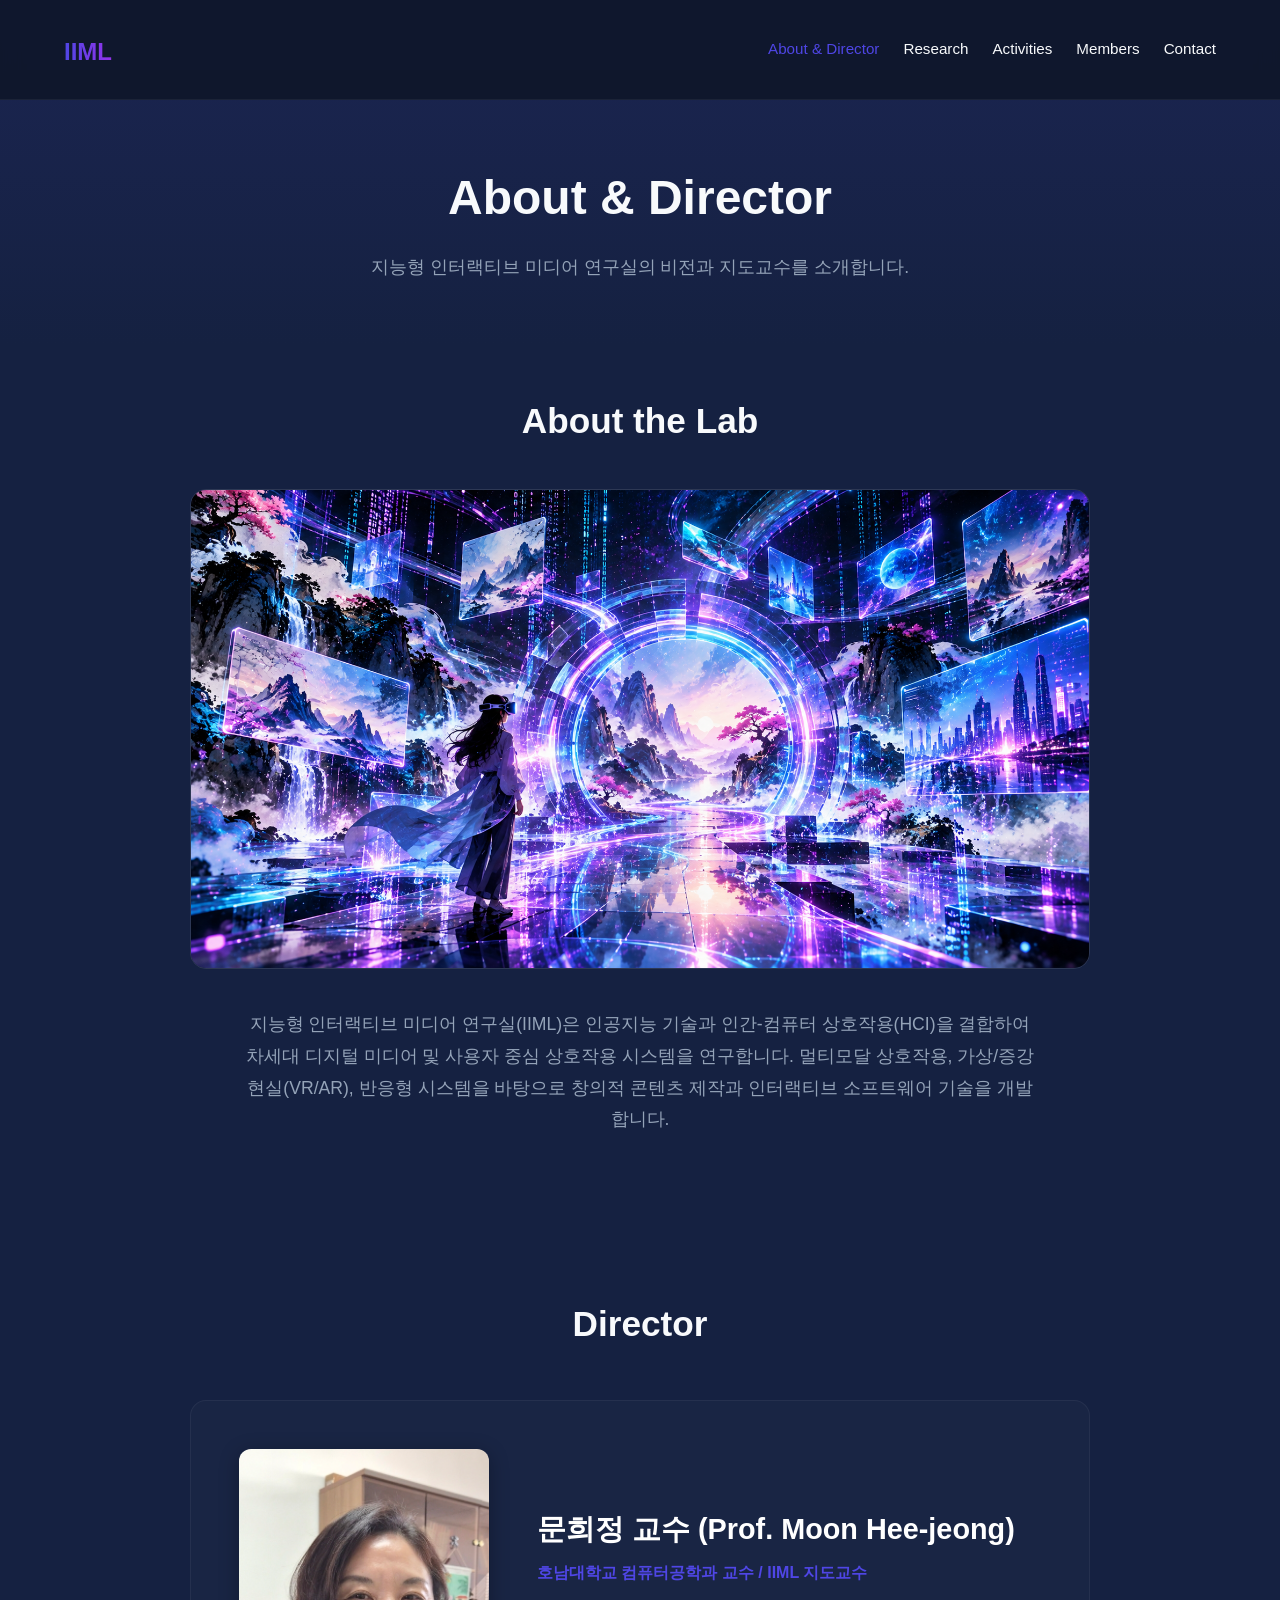
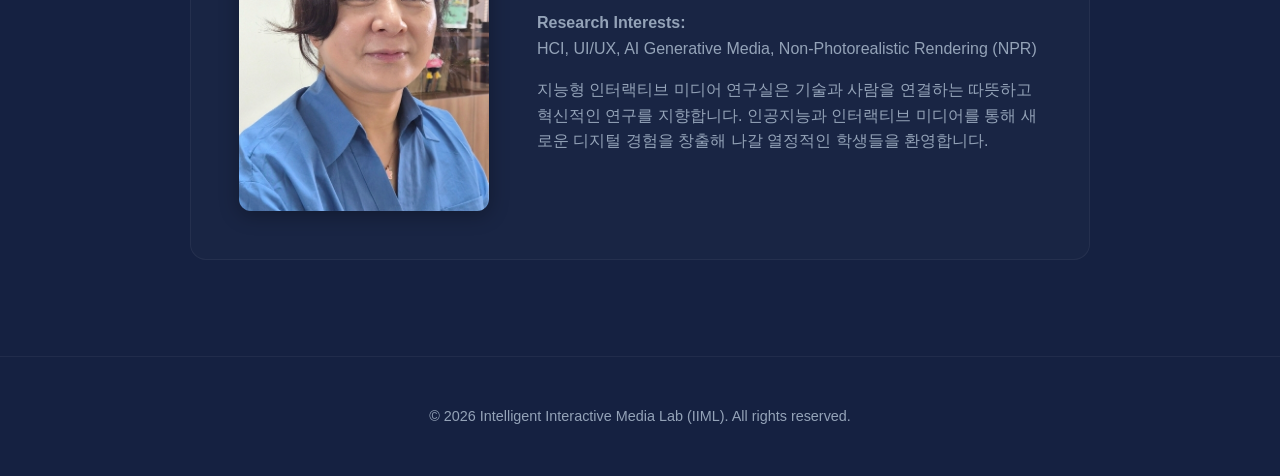
<file: about.html>
<!DOCTYPE html>
<html lang="ko">
<head>
    <meta charset="UTF-8">
    <meta name="viewport" content="width=device-width, initial-scale=1.0">
    <title>About & Director - IIML</title>
    <link rel="stylesheet" href="style.css">
</head>
<body>

    <header>
        <h1><a href="index.html">IIML</a></h1>
<nav>
    <a href="about.html" class="active">About & Director</a>
    <a href="research.html">Research</a>
    <a href="activities.html">Activities</a>
    <a href="members.html">Members</a>
    <a href="contact.html">Contact</a>
</nav>
    </header>

    <div class="subpage-header">
        <h2>About & Director</h2>
        <p>지능형 인터랙티브 미디어 연구실의 비전과 지도교수를 소개합니다.</p>
    </div>

    <!-- About Section -->
<!-- About Section -->
    <section style="padding: 3rem 10% 5rem 10%; display: flex; flex-direction: column; align-items: center;">
        <h2 class="section-title" style="margin-bottom: 2.5rem; width: 100%; text-align: center;">About the Lab</h2>
        
        <!-- 이미지를 정중앙에 배치하고 적절한 크기로 조절하는 감싸기 박스 -->
        <div style="width: 100%; max-width: 900px; display: flex; justify-content: center; margin-bottom: 2.5rem;">
            <!-- [기존 이미지 경로에 맞게 src 수정 필요] -->
            <img src="about_main.png" alt="IIML Fusion Art" style="width: 100%; height: auto; max-height: 480px; object-fit: cover; border-radius: 16px; border: 1px solid rgba(255, 255, 255, 0.1); display: block;">
        </div>

        <div style="text-align: center; max-width: 800px; margin: 0 auto; color: var(--text-gray); font-size: 1.1rem; line-height: 1.8;">
            <p>지능형 인터랙티브 미디어 연구실(IIML)은 인공지능 기술과 인간-컴퓨터 상호작용(HCI)을 결합하여 차세대 디지털 미디어 및 사용자 중심 상호작용 시스템을 연구합니다. 멀티모달 상호작용, 가상/증강현실(VR/AR), 반응형 시스템을 바탕으로 창의적 콘텐츠 제작과 인터랙티브 소프트웨어 기술을 개발합니다.</p>
        </div>
    </section>

    <!-- Director Section -->
    <!-- Director Section -->
    <section style="padding-bottom: 2rem;">
        <h2 class="section-title">Director</h2>
        
        <!-- ▼ 여기서부터 배경 박스(카드)가 시작됩니다 -->
        <div style="display: flex; gap: 3rem; max-width: 900px; margin: 0 auto; align-items: center; flex-wrap: wrap; background: rgba(255, 255, 255, 0.02); padding: 3rem; border-radius: 16px; border: 1px solid rgba(255, 255, 255, 0.05);">
            
            <!-- 1. 교수님 사진 영역 -->
            <div style="flex-shrink: 0; width: 250px; display: flex; justify-content: center;">
                <!-- 아래 src="이미지파일명" 에 교수님 사진 파일명을 적어주세요 -->
                <img src="prof.jpg" alt="문희정 교수" style="width: 100%; max-width: 250px; height: auto; border-radius: 12px; object-fit: cover; box-shadow: 0 4px 20px rgba(0,0,0,0.3);">
            </div>
            
            <!-- 2. 텍스트 영역 (이 영역이 반드시 위쪽 div 박스 안에 있어야 합니다) -->
            <div style="flex: 1; min-width: 300px;">
                <h3 style="font-size: 1.8rem; margin-bottom: 0.5rem; color: #fff;">문희정 교수 (Prof. Moon Hee-jeong)</h3>
                <p style="color: var(--primary-color); margin-bottom: 1.5rem; font-weight: bold;">호남대학교 컴퓨터공학과 교수 / IIML 지도교수</p>
                
                <p style="color: var(--text-gray); margin-bottom: 1rem;">
                    <strong>Research Interests:</strong><br>
                    HCI, UI/UX, AI Generative Media, Non-Photorealistic Rendering (NPR)
                </p>
                <p style="color: var(--text-gray); line-height: 1.6;">
                    지능형 인터랙티브 미디어 연구실은 기술과 사람을 연결하는 따뜻하고 혁신적인 연구를 지향합니다. 인공지능과 인터랙티브 미디어를 통해 새로운 디지털 경험을 창출해 나갈 열정적인 학생들을 환영합니다.
                </p>
            </div>
            
        </div> 
        <!-- ▲ 여기까지가 배경 박스(카드)의 끝입니다 -->

    </section>

    <footer>
        <p>&copy; 2026 Intelligent Interactive Media Lab (IIML). All rights reserved.</p>
    </footer>
</body>
</html>
</file>
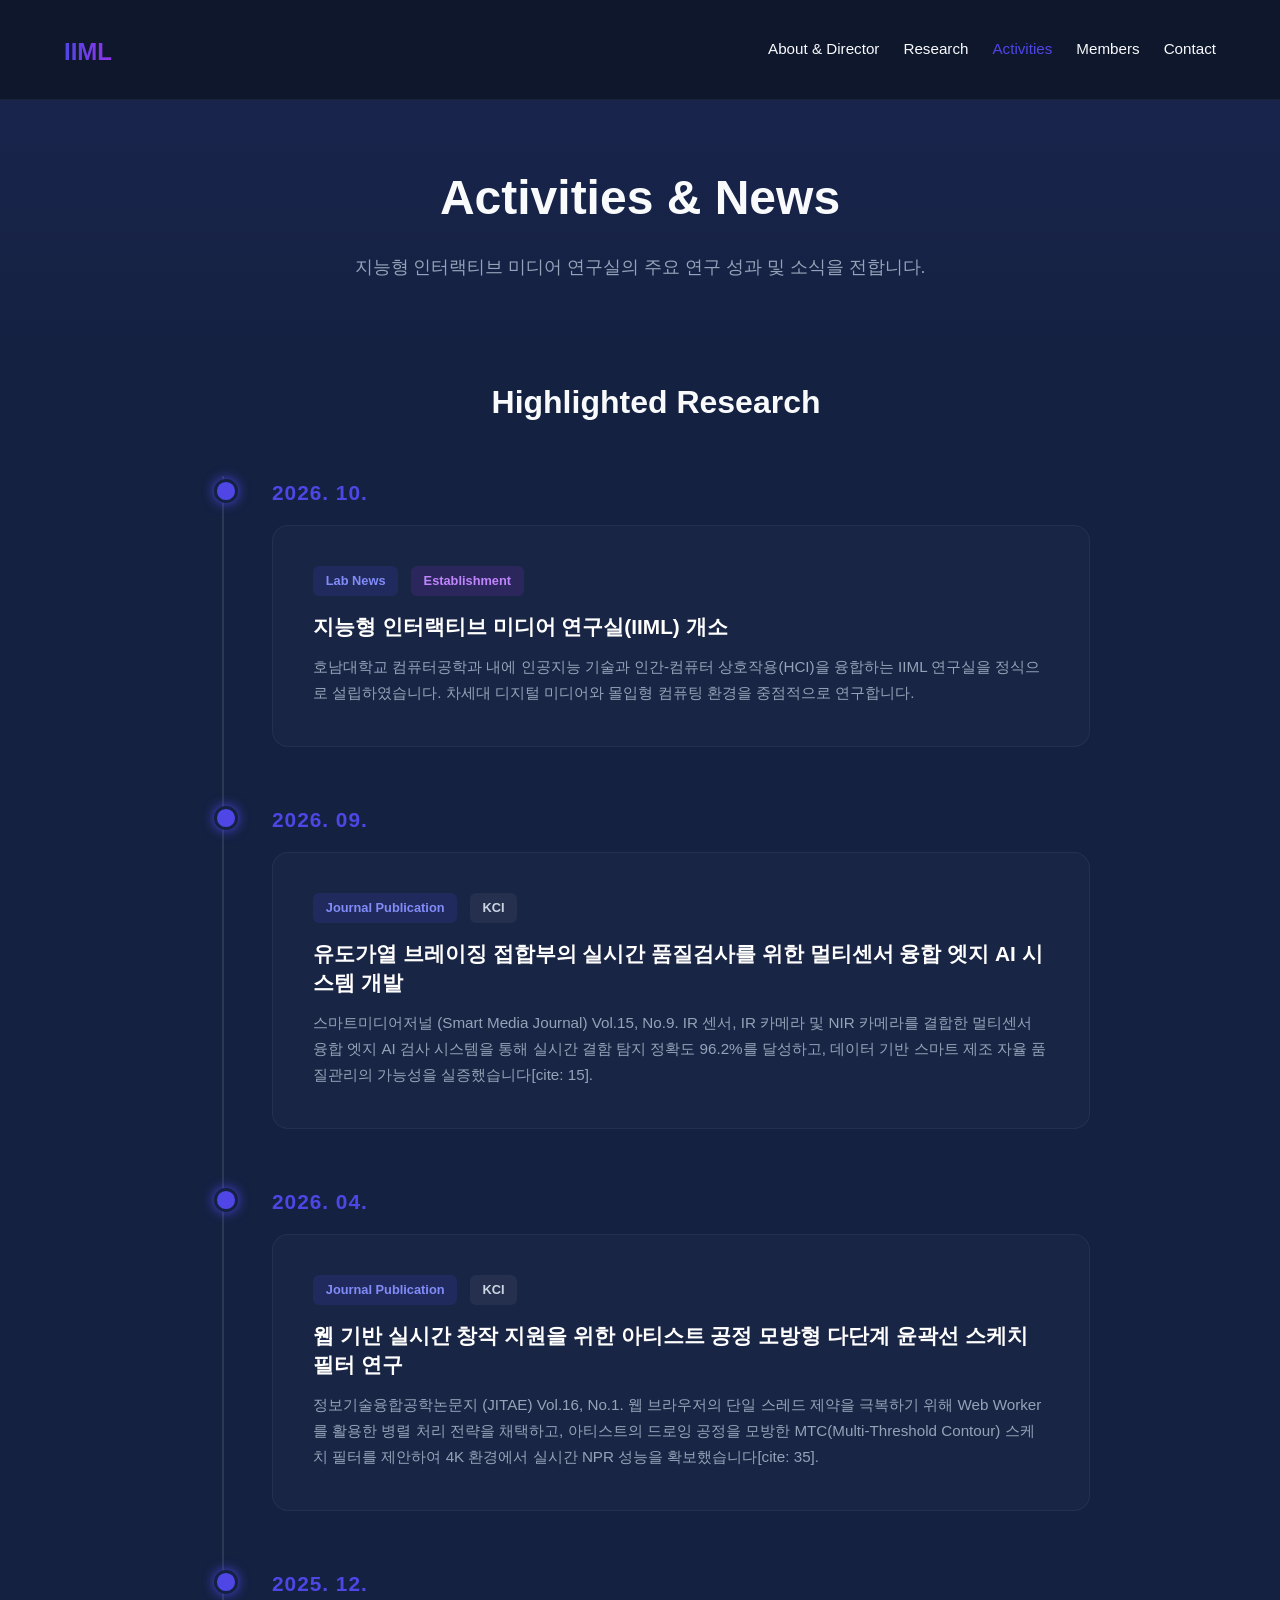
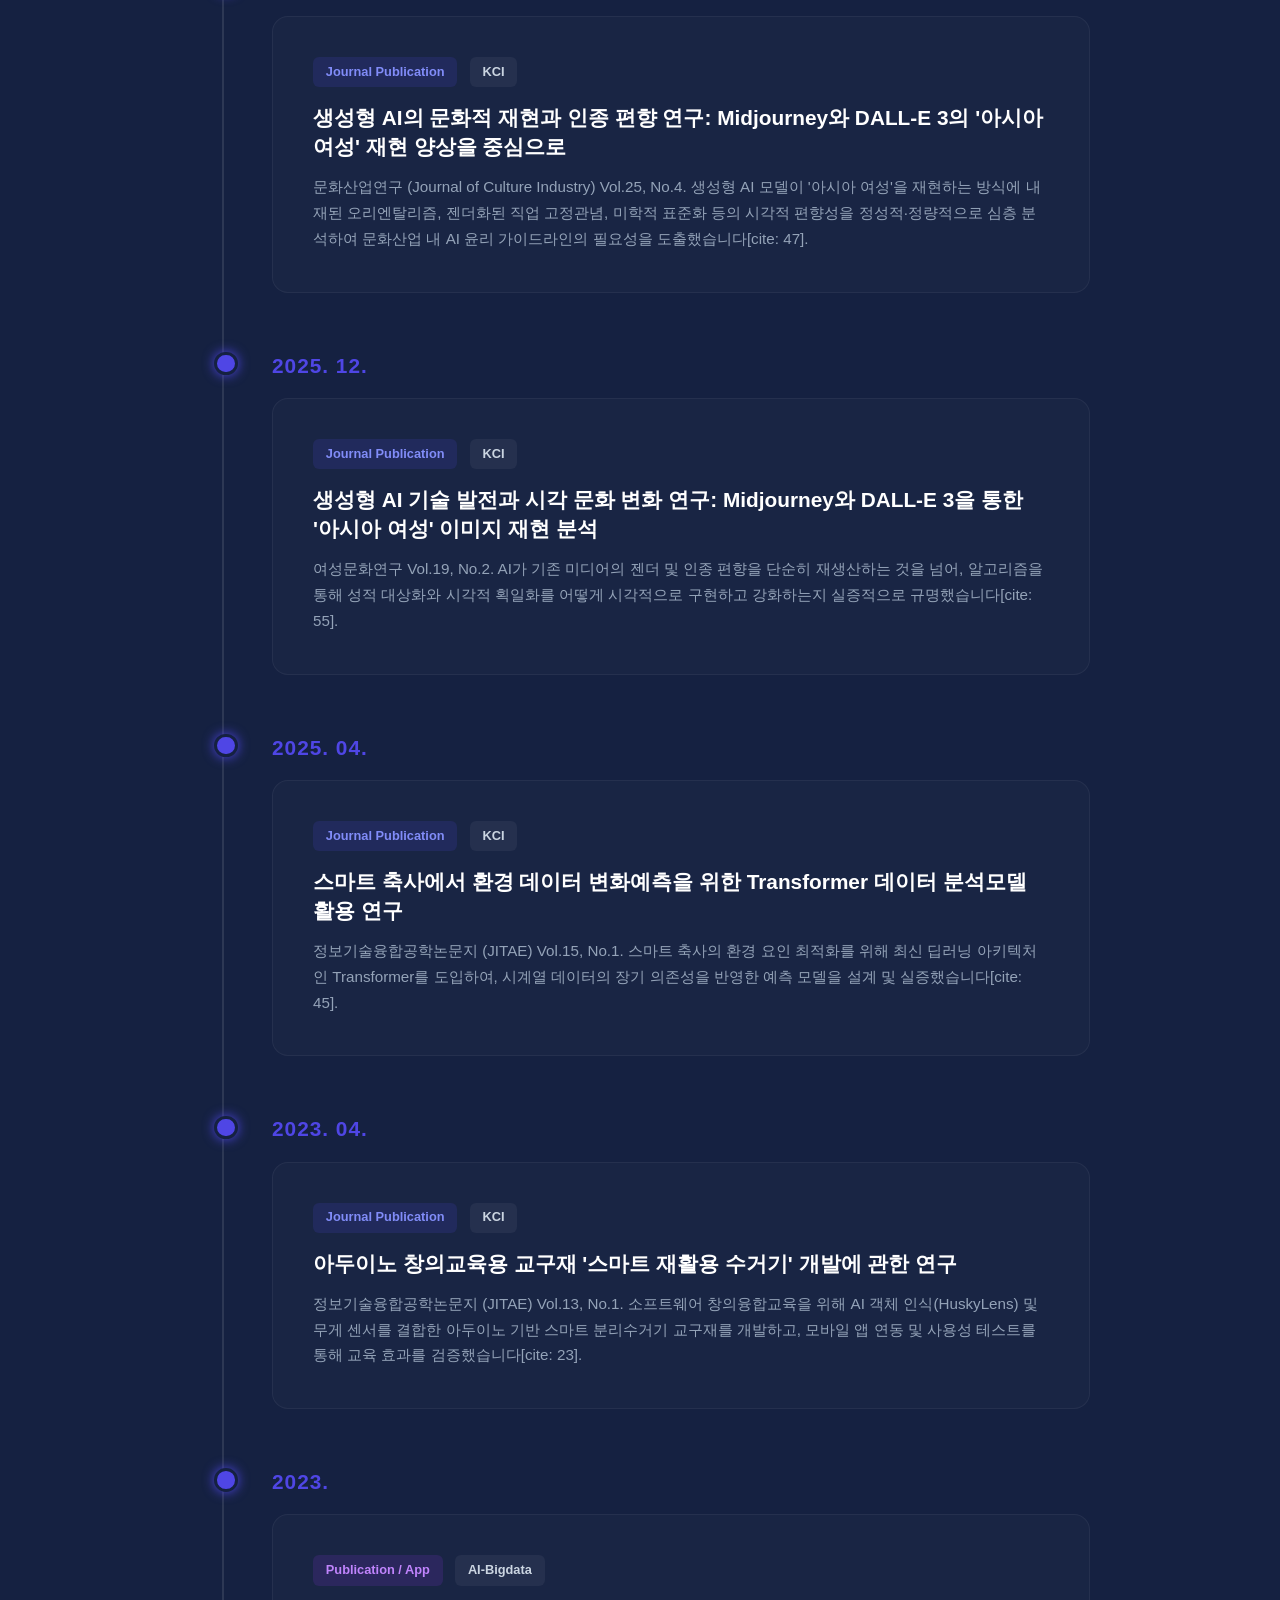
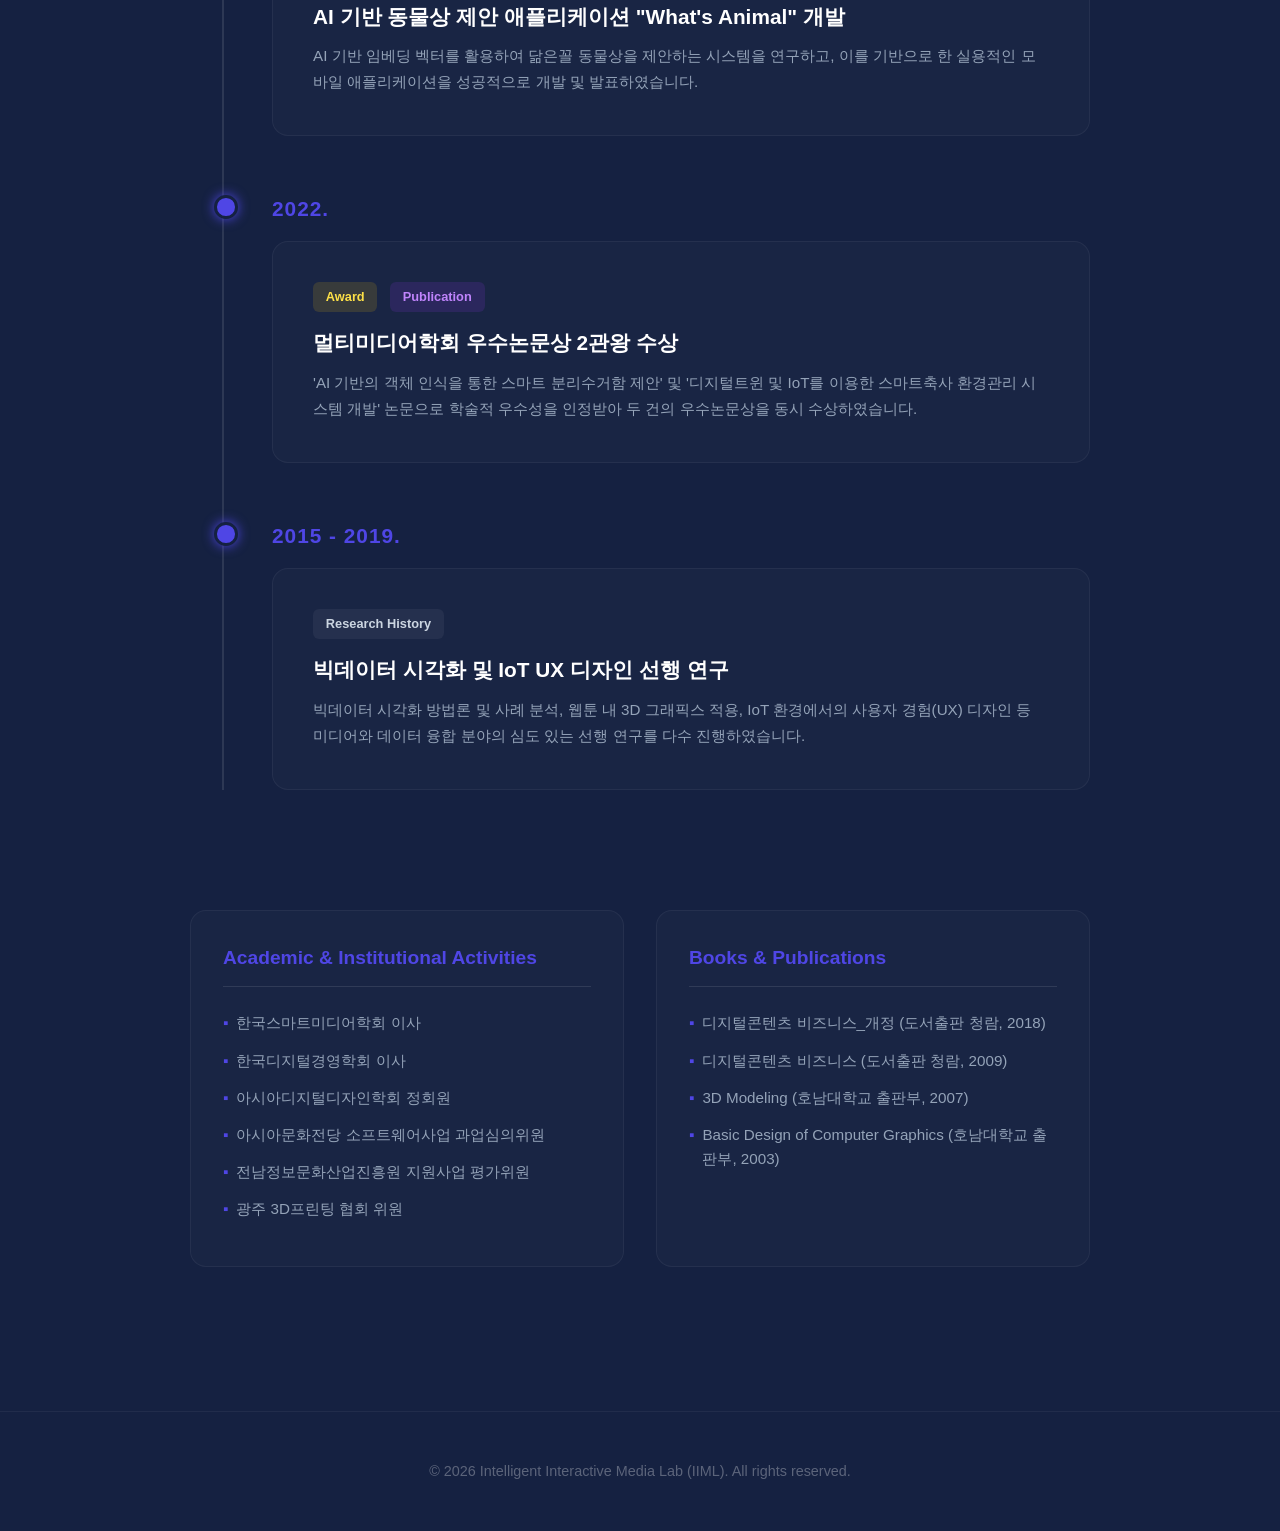
<file: activities.html>
<!DOCTYPE html>
<html lang="ko">
<head>
    <meta charset="UTF-8">
    <meta name="viewport" content="width=device-width, initial-scale=1.0">
    <title>Activities - IIML</title>
    <link rel="stylesheet" href="style.css">
    <style>
        body { margin: 0; background: var(--bg-dark); color: var(--text-light); line-height: 1.6; }
        
        /* 타임라인 영역 */
        .timeline-container { max-width: 900px; margin: 0 auto; padding: 2rem 0 4rem 2rem; }
        .timeline { position: relative; border-left: 2px solid rgba(255, 255, 255, 0.1); padding-left: 3rem; }
        .timeline-item { position: relative; margin-bottom: 3.5rem; }
        .timeline-item::before {
            content: ''; position: absolute; left: -3.6rem; top: 0.2rem;
            width: 1.1rem; height: 1.1rem; background: var(--primary-color);
            border: 3px solid var(--bg-dark); border-radius: 50%; box-shadow: 0 0 12px var(--primary-color);
        }
        .timeline-date { font-size: 1.3rem; color: var(--primary-color); font-weight: 800; margin-bottom: 1rem; letter-spacing: 1px; }

        .timeline-card {
            background: rgba(255, 255, 255, 0.02); padding: 2.5rem; border-radius: 16px;
            border: 1px solid rgba(255, 255, 255, 0.05); transition: all 0.3s ease;
        }
        .timeline-card:hover {
            transform: translateX(10px) translateY(-5px); background: rgba(255, 255, 255, 0.04);
            border-color: rgba(79, 70, 229, 0.5); box-shadow: 0 10px 30px rgba(0, 0, 0, 0.3);
        }
        .timeline-card h3 { font-size: 1.3rem; color: #fff; margin-bottom: 0.8rem; line-height: 1.4; }
        .timeline-card p { color: var(--text-gray); font-size: 0.95rem; line-height: 1.7; }

        /* 카테고리 태그 */
        .tag { display: inline-block; padding: 0.3rem 0.8rem; font-size: 0.8rem; font-weight: bold; border-radius: 6px; margin-right: 0.5rem; margin-bottom: 1rem; }
        .tag-blue { background: rgba(79, 70, 229, 0.15); color: #818cf8; }
        .tag-purple { background: rgba(147, 51, 234, 0.15); color: #c084fc; }
        .tag-gold { background: rgba(234, 179, 8, 0.15); color: #fde047; }
        .tag-gray { background: rgba(255, 255, 255, 0.05); color: #cbd5e1; }

        /* 학회 및 외부 활동 그리드 영역 */
        .activity-grid { max-width: 900px; margin: 0 auto; display: grid; grid-template-columns: repeat(auto-fit, minmax(280px, 1fr)); gap: 2rem; padding: 0 0 5rem 0; }
        .info-card { background: rgba(255, 255, 255, 0.02); padding: 2rem; border-radius: 16px; border: 1px solid rgba(255, 255, 255, 0.05); }
        .info-card h3 { color: var(--primary-color); font-size: 1.2rem; margin-bottom: 1.5rem; border-bottom: 1px solid rgba(255,255,255,0.1); padding-bottom: 0.8rem; }
        .info-card ul { list-style: none; color: var(--text-gray); font-size: 0.95rem; }
        .info-card ul li { margin-bottom: 0.8rem; display: flex; align-items: flex-start; }
        .info-card ul li::before { content: '▪'; color: var(--primary-color); margin-right: 0.5rem; }

        @media (max-width: 768px) {
            .timeline { padding-left: 2rem; }
            .timeline-item::before { left: -2.6rem; }
            .timeline-card { padding: 1.5rem; }
        }
    </style>
</head>
<body>

    <header>
        <h1><a href="index.html">IIML</a></h1>
<nav>
    <a href="about.html">About & Director</a>
    <a href="research.html">Research</a>
    <a href="activities.html" class="active">Activities</a>
    <a href="members.html">Members</a>
    <a href="contact.html">Contact</a>
</nav>
    </header>

   <div class="subpage-header">
        <h2>Activities & News</h2>
        <p>지능형 인터랙티브 미디어 연구실의 주요 연구 성과 및 소식을 전합니다.</p>
    </div>

    <!-- 타임라인 영역: 주요 논문 및 랩 소식 -->
    <section class="timeline-container">
        <h2 style="text-align: center; margin-bottom: 3rem; font-size: 2rem;">Highlighted Research</h2>
        <div class="timeline">

            <!-- Item 1 -->
            <div class="timeline-item">
                <div class="timeline-date">2026. 10.</div>
                <div class="timeline-card">
                    <span class="tag tag-blue">Lab News</span>
                    <span class="tag tag-purple">Establishment</span>
                    <h3>지능형 인터랙티브 미디어 연구실(IIML) 개소</h3>
                    <p>호남대학교 컴퓨터공학과 내에 인공지능 기술과 인간-컴퓨터 상호작용(HCI)을 융합하는 IIML 연구실을 정식으로 설립하였습니다. 차세대 디지털 미디어와 몰입형 컴퓨팅 환경을 중점적으로 연구합니다.</p>
                </div>
            </div>

            <!-- Item 2 -->
            <div class="timeline-item">
                <div class="timeline-date">2026. 09.</div>
                <div class="timeline-card">
                    <span class="tag tag-blue">Journal Publication</span>
                    <span class="tag tag-gray">KCI</span>
                    <h3>유도가열 브레이징 접합부의 실시간 품질검사를 위한 멀티센서 융합 엣지 AI 시스템 개발</h3>
                    <p>스마트미디어저널 (Smart Media Journal) Vol.15, No.9. IR 센서, IR 카메라 및 NIR 카메라를 결합한 멀티센서 융합 엣지 AI 검사 시스템을 통해 실시간 결함 탐지 정확도 96.2%를 달성하고, 데이터 기반 스마트 제조 자율 품질관리의 가능성을 실증했습니다[cite: 15].</p>
                </div>
            </div>

            <!-- Item 3 -->
            <div class="timeline-item">
                <div class="timeline-date">2026. 04.</div>
                <div class="timeline-card">
                    <span class="tag tag-blue">Journal Publication</span>
                    <span class="tag tag-gray">KCI</span>
                    <h3>웹 기반 실시간 창작 지원을 위한 아티스트 공정 모방형 다단계 윤곽선 스케치 필터 연구</h3>
                    <p>정보기술융합공학논문지 (JITAE) Vol.16, No.1. 웹 브라우저의 단일 스레드 제약을 극복하기 위해 Web Worker를 활용한 병렬 처리 전략을 채택하고, 아티스트의 드로잉 공정을 모방한 MTC(Multi-Threshold Contour) 스케치 필터를 제안하여 4K 환경에서 실시간 NPR 성능을 확보했습니다[cite: 35].</p>
                </div>
            </div>

            <!-- Item 4 -->
            <div class="timeline-item">
                <div class="timeline-date">2025. 12.</div>
                <div class="timeline-card">
                    <span class="tag tag-blue">Journal Publication</span>
                    <span class="tag tag-gray">KCI</span>
                    <h3>생성형 AI의 문화적 재현과 인종 편향 연구: Midjourney와 DALL-E 3의 '아시아 여성' 재현 양상을 중심으로</h3>
                    <p>문화산업연구 (Journal of Culture Industry) Vol.25, No.4. 생성형 AI 모델이 '아시아 여성'을 재현하는 방식에 내재된 오리엔탈리즘, 젠더화된 직업 고정관념, 미학적 표준화 등의 시각적 편향성을 정성적·정량적으로 심층 분석하여 문화산업 내 AI 윤리 가이드라인의 필요성을 도출했습니다[cite: 47].</p>
                </div>
            </div>

            <!-- Item 5 -->
            <div class="timeline-item">
                <div class="timeline-date">2025. 12.</div>
                <div class="timeline-card">
                    <span class="tag tag-blue">Journal Publication</span>
                    <span class="tag tag-gray">KCI</span>
                    <h3>생성형 AI 기술 발전과 시각 문화 변화 연구: Midjourney와 DALL-E 3을 통한 '아시아 여성' 이미지 재현 분석</h3>
                    <p>여성문화연구 Vol.19, No.2. AI가 기존 미디어의 젠더 및 인종 편향을 단순히 재생산하는 것을 넘어, 알고리즘을 통해 성적 대상화와 시각적 획일화를 어떻게 시각적으로 구현하고 강화하는지 실증적으로 규명했습니다[cite: 55].</p>
                </div>
            </div>

            <!-- Item 6 -->
            <div class="timeline-item">
                <div class="timeline-date">2025. 04.</div>
                <div class="timeline-card">
                    <span class="tag tag-blue">Journal Publication</span>
                    <span class="tag tag-gray">KCI</span>
                    <h3>스마트 축사에서 환경 데이터 변화예측을 위한 Transformer 데이터 분석모델 활용 연구</h3>
                    <p>정보기술융합공학논문지 (JITAE) Vol.15, No.1. 스마트 축사의 환경 요인 최적화를 위해 최신 딥러닝 아키텍처인 Transformer를 도입하여, 시계열 데이터의 장기 의존성을 반영한 예측 모델을 설계 및 실증했습니다[cite: 45].</p>
                </div>
            </div>

            <!-- Item 7 -->
            <div class="timeline-item">
                <div class="timeline-date">2023. 04.</div>
                <div class="timeline-card">
                    <span class="tag tag-blue">Journal Publication</span>
                    <span class="tag tag-gray">KCI</span>
                    <h3>아두이노 창의교육용 교구재 '스마트 재활용 수거기' 개발에 관한 연구</h3>
                    <p>정보기술융합공학논문지 (JITAE) Vol.13, No.1. 소프트웨어 창의융합교육을 위해 AI 객체 인식(HuskyLens) 및 무게 센서를 결합한 아두이노 기반 스마트 분리수거기 교구재를 개발하고, 모바일 앱 연동 및 사용성 테스트를 통해 교육 효과를 검증했습니다[cite: 23].</p>
                </div>
            </div>

            <!-- Item 8 -->
            <div class="timeline-item">
                <div class="timeline-date">2023.</div>
                <div class="timeline-card">
                    <span class="tag tag-purple">Publication / App</span>
                    <span class="tag tag-gray">AI-Bigdata</span>
                    <h3>AI 기반 동물상 제안 애플리케이션 "What's Animal" 개발</h3>
                    <p>AI 기반 임베딩 벡터를 활용하여 닮은꼴 동물상을 제안하는 시스템을 연구하고, 이를 기반으로 한 실용적인 모바일 애플리케이션을 성공적으로 개발 및 발표하였습니다.</p>
                </div>
            </div>

            <!-- Item 9 -->
            <div class="timeline-item">
                <div class="timeline-date">2022.</div>
                <div class="timeline-card">
                    <span class="tag tag-gold">Award</span>
                    <span class="tag tag-purple">Publication</span>
                    <h3>멀티미디어학회 우수논문상 2관왕 수상</h3>
                    <p>'AI 기반의 객체 인식을 통한 스마트 분리수거함 제안' 및 '디지털트윈 및 IoT를 이용한 스마트축사 환경관리 시스템 개발' 논문으로 학술적 우수성을 인정받아 두 건의 우수논문상을 동시 수상하였습니다.</p>
                </div>
            </div>

            <!-- Item 10 -->
            <div class="timeline-item">
                <div class="timeline-date">2015 - 2019.</div>
                <div class="timeline-card">
                    <span class="tag tag-gray">Research History</span>
                    <h3>빅데이터 시각화 및 IoT UX 디자인 선행 연구</h3>
                    <p>빅데이터 시각화 방법론 및 사례 분석, 웹툰 내 3D 그래픽스 적용, IoT 환경에서의 사용자 경험(UX) 디자인 등 미디어와 데이터 융합 분야의 심도 있는 선행 연구를 다수 진행하였습니다.</p>
                </div>
            </div>

        </div>
    </section>

    <!-- 그리드 영역: 학회/기관 활동 및 주요 저서 -->
    <section class="activity-grid">
        <div class="info-card">
            <h3>Academic & Institutional Activities</h3>
            <ul>
                <li>한국스마트미디어학회 이사</li>
                <li>한국디지털경영학회 이사</li>
                <li>아시아디지털디자인학회 정회원</li>
                <li>아시아문화전당 소프트웨어사업 과업심의위원</li>
                <li>전남정보문화산업진흥원 지원사업 평가위원</li>
                <li>광주 3D프린팅 협회 위원</li>
            </ul>
        </div>

        <div class="info-card">
            <h3>Books & Publications</h3>
            <ul>
                <li>디지털콘텐츠 비즈니스_개정 (도서출판 청람, 2018)</li>
                <li>디지털콘텐츠 비즈니스 (도서출판 청람, 2009)</li>
                <li>3D Modeling (호남대학교 출판부, 2007)</li>
                <li>Basic Design of Computer Graphics (호남대학교 출판부, 2003)</li>
            </ul>
        </div>
    </section>

    <footer style="text-align: center; padding: 3rem 0; color: rgba(255, 255, 255, 0.3); font-size: 0.9rem; border-top: 1px solid rgba(255,255,255,0.05);">
        <p>&copy; 2026 Intelligent Interactive Media Lab (IIML). All rights reserved.</p>
    </footer>
</body>
</html>
</file>
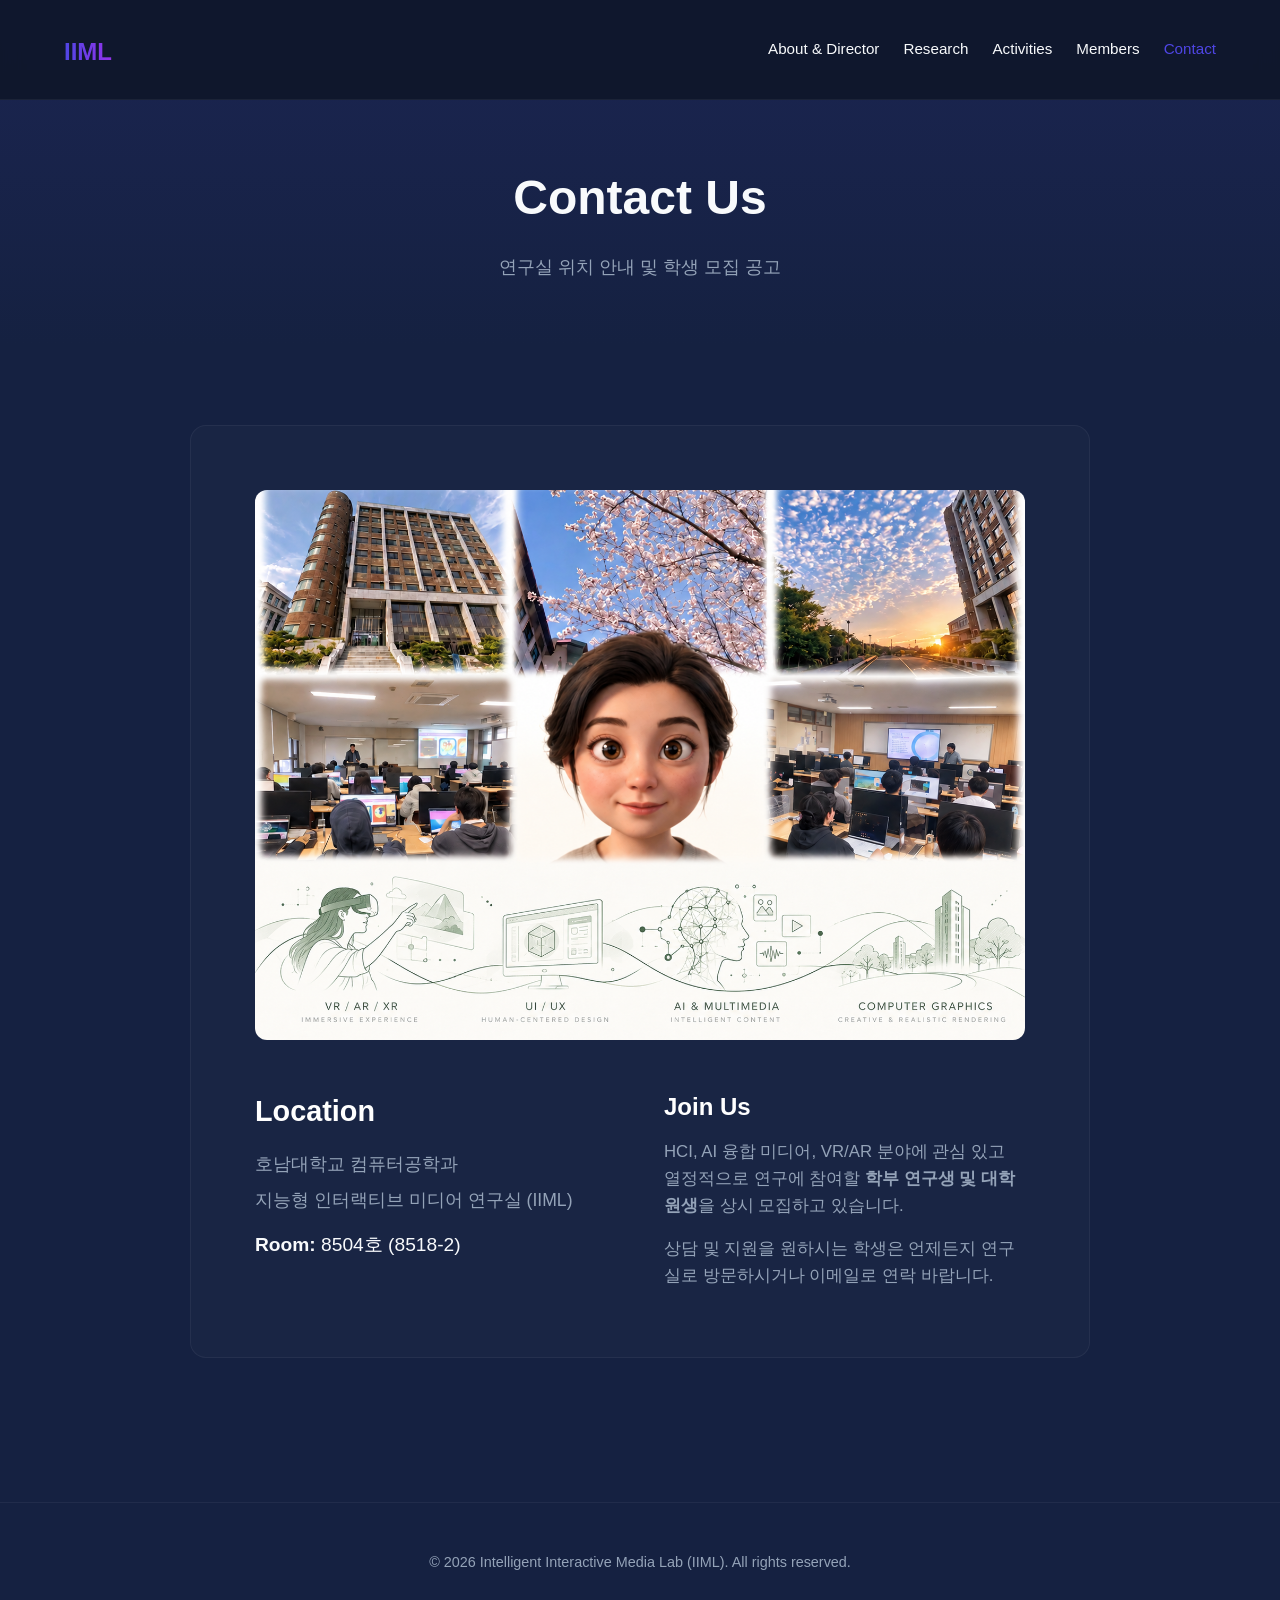
<file: contact.html>
<!DOCTYPE html>
<html lang="ko">
<head>
    <meta charset="UTF-8">
    <meta name="viewport" content="width=device-width, initial-scale=1.0">
    <title>Contact Us - IIML</title>
    <link rel="stylesheet" href="style.css">
</head>
<body>

    <header>
        <h1><a href="index.html">IIML</a></h1>
<nav>
    <a href="about.html">About & Director</a>
    <a href="research.html">Research</a>
    <a href="activities.html">Activities</a>
    <a href="members.html">Members</a>
    <a href="contact.html" class="active">Contact</a>
</nav>
    </header>

    <div class="subpage-header">
        <h2>Contact Us</h2>
        <p>연구실 위치 안내 및 학생 모집 공고</p>
    </div>

    <section>
        <div style="background: var(--bg-card); padding: 4rem; border-radius: 16px; text-align: center; max-width: 900px; margin: 0 auto; border: 1px solid rgba(255, 255, 255, 0.05);">
            <div style="height: 550px; margin-bottom: 3rem; border-radius: 12px; overflow: hidden;">
    <img src="images/contact_collage.png" alt="IIML 연구실 및 호남대학교 전경" style="width: 100%; height: 100%; object-fit: cover;">
</div>
            
            <div style="display: flex; flex-wrap: wrap; gap: 3rem; justify-content: space-around; text-align: left;">
                <!-- Location Info -->
                <div style="flex: 1; min-width: 300px;">
                    <h3 style="font-size: 1.8rem; margin-bottom: 1rem; color: #fff;">Location</h3>
                    <p style="color: var(--text-gray); margin-bottom: 0.5rem; font-size: 1.1rem;">호남대학교 컴퓨터공학과</p>
                    <p style="color: var(--text-gray); margin-bottom: 0.5rem; font-size: 1.1rem;">지능형 인터랙티브 미디어 연구실 (IIML)</p>
                    <p style="color: var(--text-light); margin-bottom: 2rem; font-size: 1.2rem; margin-top: 1rem;">
                        <strong>Room:</strong> 8504호 (8518-2)
                    </p>
                </div>
                
                <!-- Join Us Info -->
                <div style="flex: 1; min-width: 300px;">
                   <h3 style="font-size: 1.5rem; margin-bottom: 0.8rem; color: #fff; text-align: left;">Join Us</h3>
                    <p style="color: var(--text-gray); line-height: 1.6; font-size: 1.05rem;">
                        HCI, AI 융합 미디어, VR/AR 분야에 관심 있고 열정적으로 연구에 참여할 <strong>학부 연구생 및 대학원생</strong>을 상시 모집하고 있습니다.
                    </p>
                    <p style="color: var(--text-gray); line-height: 1.6; font-size: 1.05rem; margin-top: 1rem;">
                        상담 및 지원을 원하시는 학생은 언제든지 연구실로 방문하시거나 이메일로 연락 바랍니다.
                    </p>
                </div>
            </div>
        </div>
    </section>

    <footer>
        <p>&copy; 2026 Intelligent Interactive Media Lab (IIML). All rights reserved.</p>
    </footer>
</body>
</html>
</file>
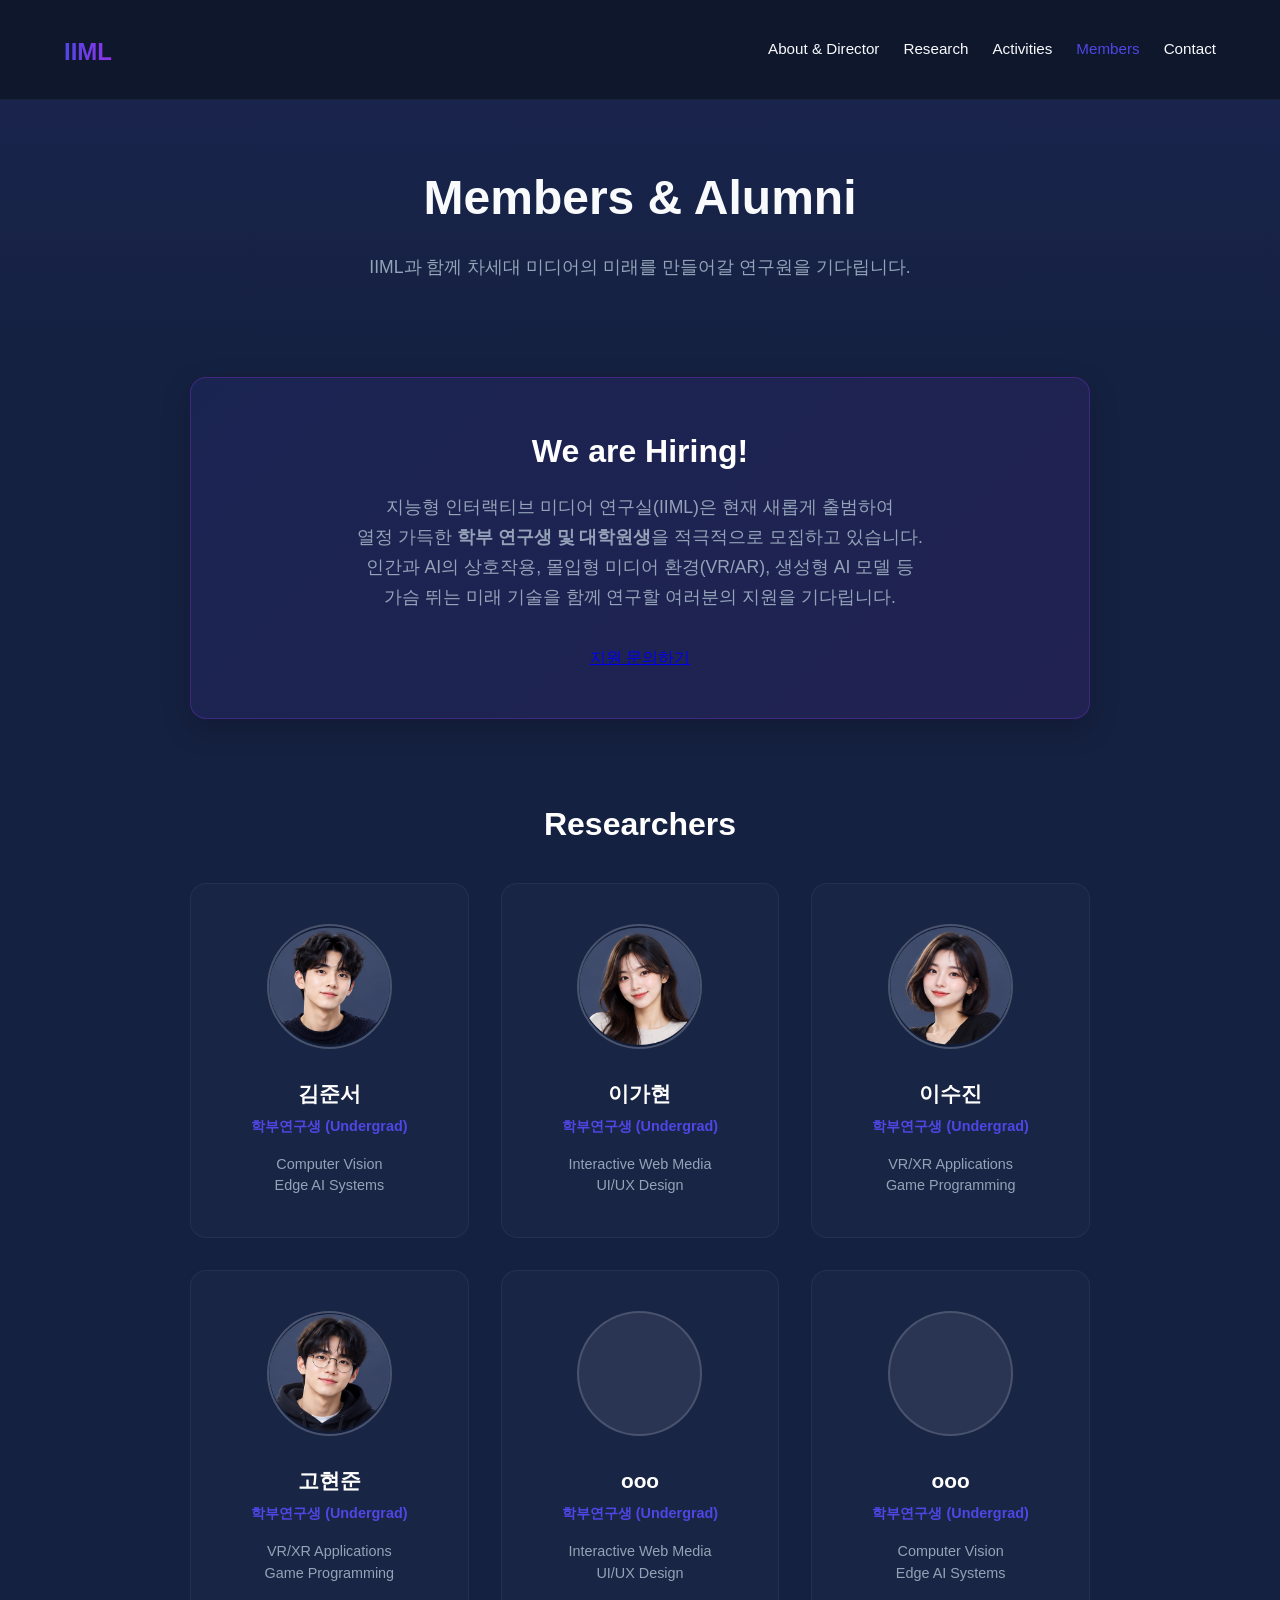
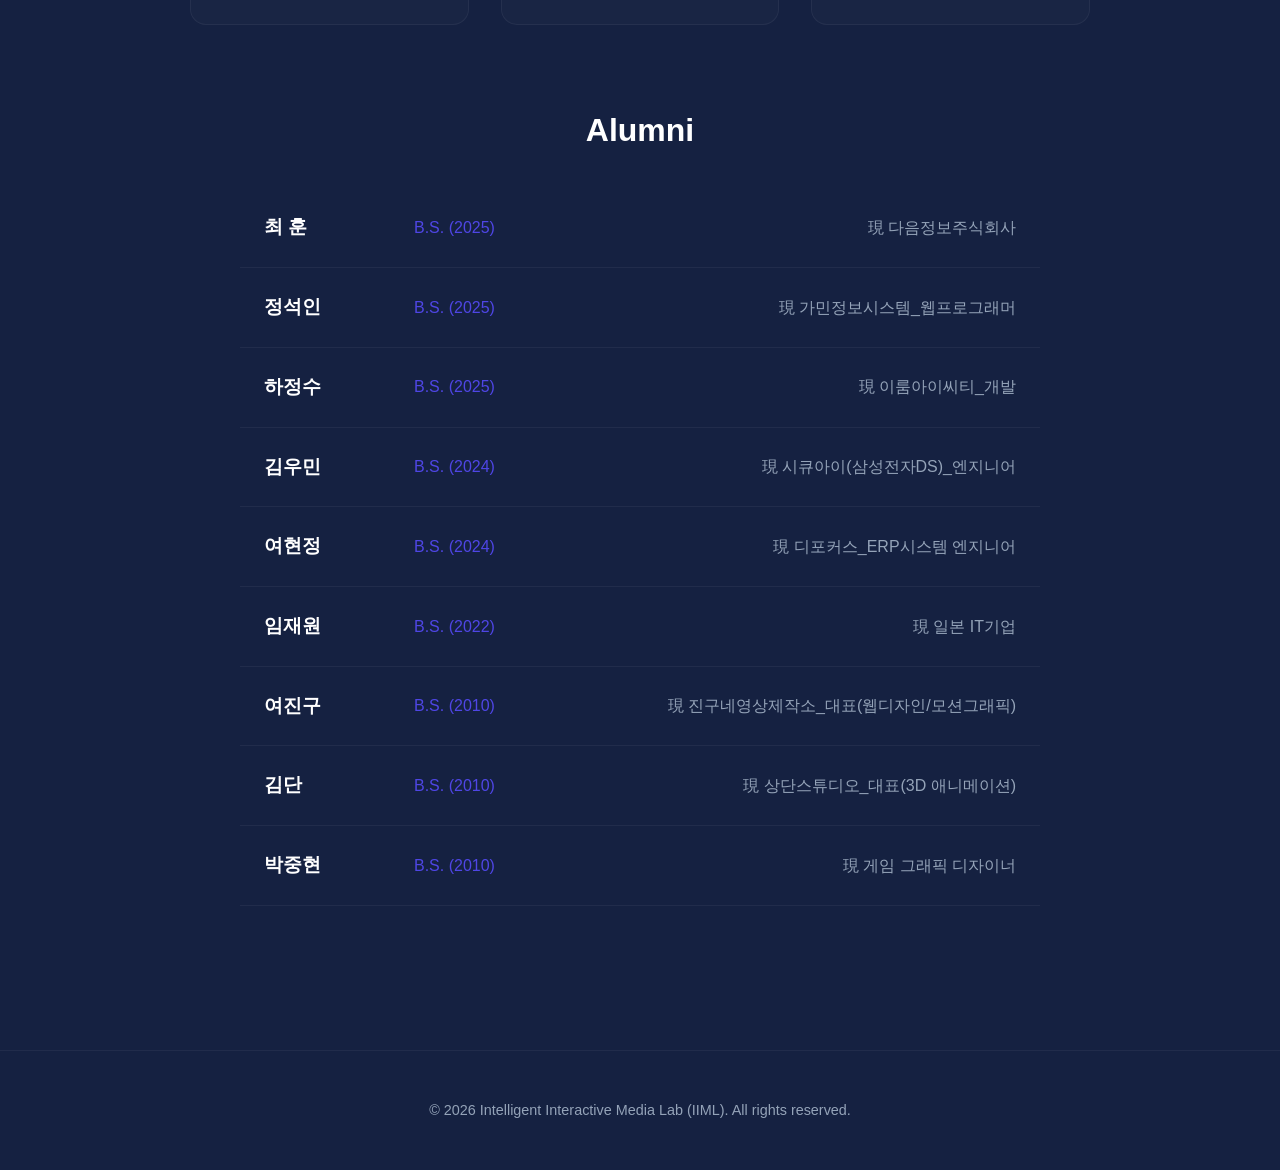
<file: members.html>
<!DOCTYPE html>
<html lang="ko">
<head>
    <meta charset="UTF-8">
    <meta name="viewport" content="width=device-width, initial-scale=1.0">
    <title>Members - IIML</title>
    <link rel="stylesheet" href="style.css">
    <style>
        /* 기존 스타일 완벽 유지 */
        body { margin: 0; background: var(--bg-dark); color: var(--text-light); line-height: 1.6; }
        
        /* Join Us 모집 공고 배너 스타일 */
        .join-banner {
            max-width: 900px;
            margin: 0 auto 5rem auto;
            background: linear-gradient(135deg, rgba(79, 70, 229, 0.1), rgba(147, 51, 234, 0.1));
            border: 1px solid rgba(147, 51, 234, 0.3);
            border-radius: 16px;
            padding: 3rem;
            text-align: center;
            box-shadow: 0 10px 30px rgba(0,0,0,0.2);
        }
        .join-banner h3 { font-size: 2rem; color: #fff; margin-bottom: 1rem; }
        .join-banner p { color: var(--text-gray); font-size: 1.1rem; line-height: 1.7; margin-bottom: 2rem; }
        
        /* --- 새롭게 추가된 Researchers 네임 카드 스타일 --- */
        .researchers-container {
            max-width: 900px;
            margin: 0 auto 5rem auto;
        }
        .researchers-grid {
            display: grid; 
            grid-template-columns: repeat(auto-fill, minmax(260px, 1fr)); 
            gap: 2rem;
        }
        .member-card {
            background: rgba(255, 255, 255, 0.02); 
            padding: 2.5rem 2rem; 
            border-radius: 16px;
            border: 1px solid rgba(255, 255, 255, 0.05); 
            text-align: center;
            transition: transform 0.3s ease, border-color 0.3s ease;
        }
        .member-card:hover {
            transform: translateY(-5px); 
            border-color: rgba(99, 102, 241, 0.5);
            box-shadow: 0 10px 30px rgba(0, 0, 0, 0.3);
        }
        .member-img {
            width: 120px; 
            height: 120px; 
            border-radius: 50%; 
            object-fit: cover;
            margin: 0 auto 1.5rem auto; 
            border: 2px solid rgba(255, 255, 255, 0.1);
            background: rgba(255,255,255,0.05); /* 사진 없을 때 기본 배경 */
        }
        .member-card h4 { font-size: 1.3rem; margin: 0 0 0.3rem 0; color: #fff; }
        .member-card .course { font-size: 0.9rem; color: var(--primary-color); font-weight: 600; margin-bottom: 1rem; }
        .member-card .interest { font-size: 0.9rem; color: var(--text-gray); line-height: 1.5; }

        /* Alumni 텍스트 리스트 스타일 (기존 완벽 유지) */
        .alumni-container {
            max-width: 800px;
            margin: 0 auto;
        }
        .alumni-list {
            list-style: none;
            padding: 0;
        }
        .alumni-list li {
            display: flex;
            align-items: center;
            justify-content: space-between;
            padding: 1.5rem;
            border-bottom: 1px solid rgba(255, 255, 255, 0.05);
            transition: background 0.3s;
        }
        .alumni-list li:hover {
            background: rgba(255, 255, 255, 0.02);
        }
        .alumni-name { font-size: 1.2rem; color: #fff; font-weight: bold; width: 150px; }
        .alumni-degree { color: var(--primary-color); width: 150px; font-weight: 500; }
        .alumni-info { color: var(--text-gray); flex: 1; text-align: right; }

        @media (max-width: 768px) {
            .alumni-list li { flex-direction: column; align-items: flex-start; gap: 0.5rem; }
            .alumni-info { text-align: left; }
        }

.profile-image {
  width: 125px;
  height: 125px;
  border-radius: 50%;
  overflow: hidden;
  margin: 0 auto 28px;
  border: 2px solid rgba(255,255,255,0.15);
  background-color: #293553;
  box-sizing: border-box;
}

.profile-image img {
  width: 100%;
  height: 100%;
  object-fit: cover;
  object-position: center;
  display: block;
}

    </style>
</head>
<body>

    <header>
        <h1><a href="index.html">IIML</a></h1>
        <nav>
            <a href="about.html">About & Director</a>
            <a href="research.html">Research</a>
            <a href="activities.html">Activities</a>
            <a href="members.html" class="active">Members</a>
            <a href="contact.html">Contact</a>
        </nav>
    </header>

    <div class="subpage-header">
        <h2>Members & Alumni</h2>
        <p>IIML과 함께 차세대 미디어의 미래를 만들어갈 연구원을 기다립니다.</p>
    </div>

    <section style="padding-top: 2rem;">
        <!-- 1. 연구원 모집 배너 (기존 유지) -->
        <div class="join-banner">
            <h3>We are Hiring!</h3>
            <p>
                지능형 인터랙티브 미디어 연구실(IIML)은 현재 새롭게 출범하여<br>
                열정 가득한 <strong>학부 연구생 및 대학원생</strong>을 적극적으로 모집하고 있습니다.<br>
                인간과 AI의 상호작용, 몰입형 미디어 환경(VR/AR), 생성형 AI 모델 등<br>
                가슴 뛰는 미래 기술을 함께 연구할 여러분의 지원을 기다립니다.
            </p>
            <a href="contact.html" class="btn">지원 문의하기</a>
        </div>


<!-- 2. Researchers -->
<div class="researchers-container">
  <h2 class="section-title"
      style="font-size:2rem; margin-bottom:2rem; color:#fff; text-align:center;">
    Researchers
  </h2>

  <div class="researchers-grid">

    <!-- 연구원 1 -->
    <div class="member-card">
      <div class="profile-image">
        <img src="images/male_01.png" alt="김준서 프로필">
      </div>
      <h4>김준서</h4>
      <div class="course">학부연구생 (Undergrad)</div>
      <div class="interest">
        Computer Vision<br>Edge AI Systems
      </div>
    </div>

    <!-- 연구원 2 -->
    <div class="member-card">
      <div class="profile-image">
        <img src="images/female_01.png" alt="이가현 프로필">
      </div>
      <h4>이가현</h4>
      <div class="course">학부연구생 (Undergrad)</div>
      <div class="interest">
        Interactive Web Media<br>UI/UX Design
      </div>
    </div>

    <!-- 연구원 3 -->
    <div class="member-card">
      <div class="profile-image">
        <img src="images/female_02.png" alt="이수진 프로필">
      </div>
      <h4>이수진</h4>
      <div class="course">학부연구생 (Undergrad)</div>
      <div class="interest">
        VR/XR Applications<br>Game Programming
      </div>
    </div>

    <!-- 연구원 4 -->
    <div class="member-card">
      <div class="profile-image">
        <img src="images/male_02.png" alt="고현준 프로필">
      </div>
      <h4>고현준</h4>
      <div class="course">학부연구생 (Undergrad)</div>
      <div class="interest">
        VR/XR Applications<br>Game Programming
      </div>
    </div>

    <!-- 연구원 5 -->
    <div class="member-card">
      <div class="profile-image"></div>
      <h4>ooo</h4>
      <div class="course">학부연구생 (Undergrad)</div>
      <div class="interest">
        Interactive Web Media<br>UI/UX Design
      </div>
    </div>

    <!-- 연구원 6 -->
    <div class="member-card">
      <div class="profile-image"></div>
      <h4>ooo</h4>
      <div class="course">학부연구생 (Undergrad)</div>
      <div class="interest">
        Computer Vision<br>Edge AI Systems
      </div>
    </div>

  </div>
</div>


        <!-- 3. 졸업생(Alumni) 리스트 (기존 완벽 유지) -->
        <div class="alumni-container">
            <h2 class="section-title" style="font-size: 2rem; margin-bottom: 2rem; color: #fff;">Alumni</h2>
            <ul class="alumni-list">
                <li>
                    <span class="alumni-name">최  훈</span>
                    <span class="alumni-degree">B.S. (2025)</span>
                    <span class="alumni-info">現 다음정보주식회사</span>
                </li>
                <li>
                    <span class="alumni-name">정석인</span>
                    <span class="alumni-degree">B.S. (2025)</span>
                    <span class="alumni-info">現 가민정보시스템_웹프로그래머</span>
                </li>
                <li>
                    <span class="alumni-name">하정수</span>
                    <span class="alumni-degree">B.S. (2025)</span>
                    <span class="alumni-info">現 이룸아이씨티_개발</span>
                </li>
                <li>
                    <span class="alumni-name">김우민</span>
                    <span class="alumni-degree">B.S. (2024)</span>
                    <span class="alumni-info">現 시큐아이(삼성전자DS)_엔지니어</span>
                </li>
               <li>
                    <span class="alumni-name">여현정</span>
                    <span class="alumni-degree">B.S. (2024)</span>
                    <span class="alumni-info">現 디포커스_ERP시스템 엔지니어</span>
                </li>
                <li>
                    <span class="alumni-name">임재원</span>
                    <span class="alumni-degree">B.S. (2022)</span>
                    <span class="alumni-info">現 일본 IT기업</span>
                </li>
                <li>
                    <span class="alumni-name">여진구</span>
                    <span class="alumni-degree">B.S. (2010)</span>
                    <span class="alumni-info">現 진구네영상제작소_대표(웹디자인/모션그래픽)</span>
                </li>
                <li>
                    <span class="alumni-name">김단</span>
                    <span class="alumni-degree">B.S. (2010)</span>
                    <span class="alumni-info">現 상단스튜디오_대표(3D 애니메이션)</span>
                </li>
                <li>
                    <span class="alumni-name">박중현</span>
                    <span class="alumni-degree">B.S. (2010)</span>
                    <span class="alumni-info">現 게임 그래픽 디자이너</span>
                </li>
        </div>
    </section>

    <footer>
        <p>&copy; 2026 Intelligent Interactive Media Lab (IIML). All rights reserved.</p>
    </footer>
</body>
</html>
</file>
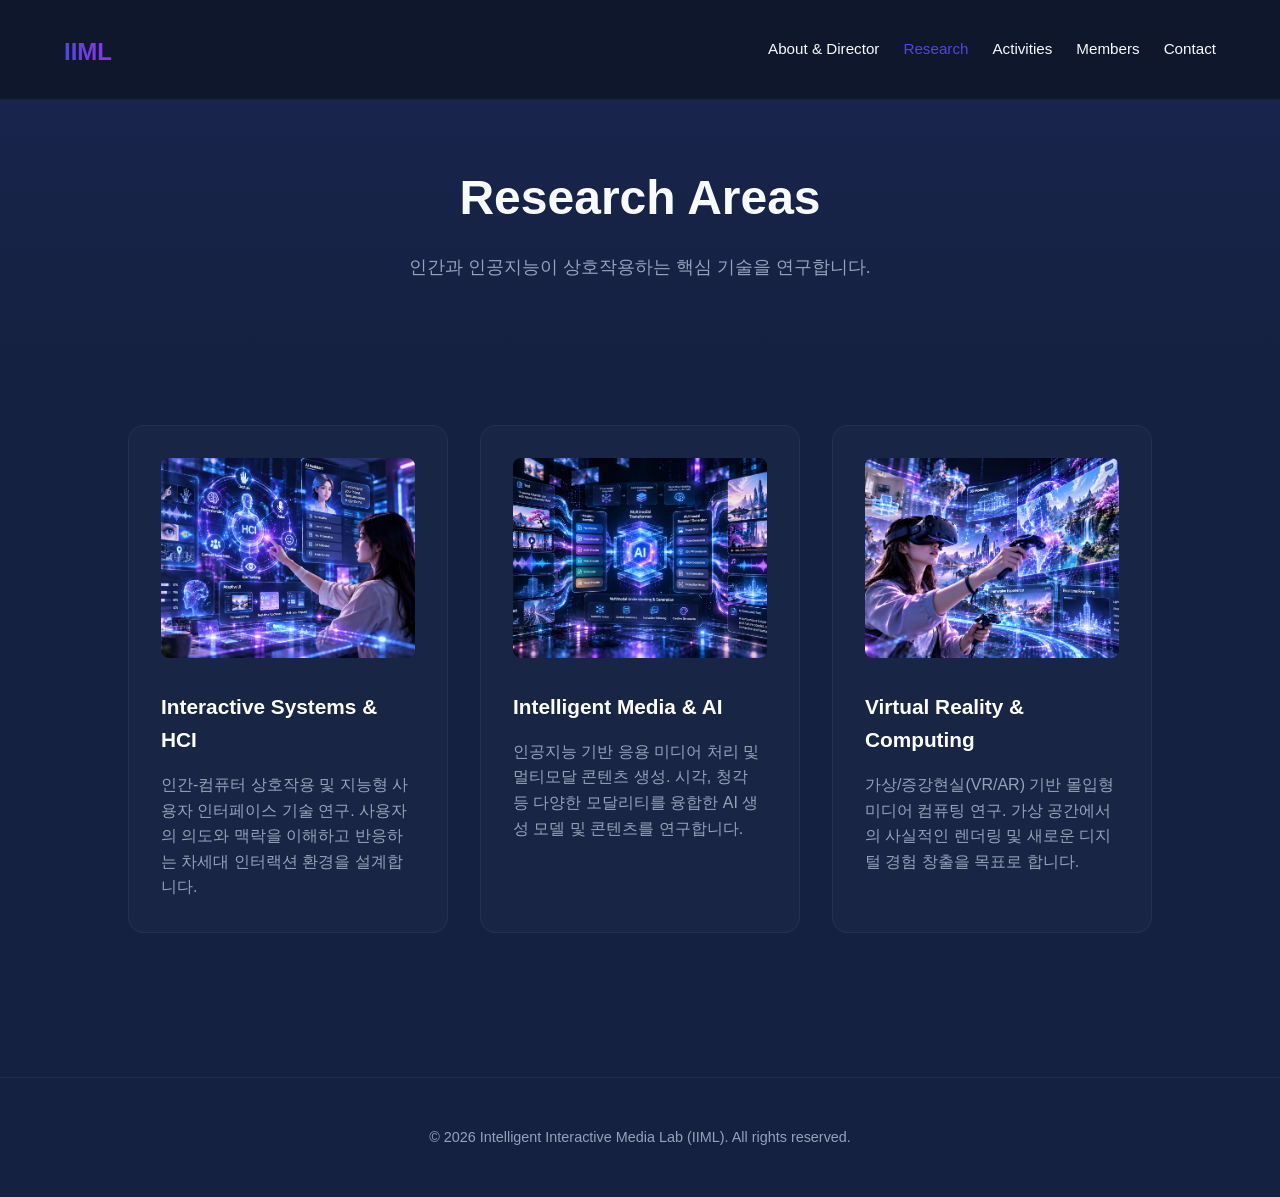
<file: research.html>
<!DOCTYPE html>
<html lang="ko">
<head>
    <meta charset="UTF-8">
    <meta name="viewport" content="width=device-width, initial-scale=1.0">
    <title>Research - IIML</title>
    <link rel="stylesheet" href="style.css">
</head>
<body>

    <header>
        <h1><a href="index.html">IIML</a></h1>
<nav>
    <a href="about.html">About & Director</a>
    <a href="research.html" class="active">Research</a>
    <a href="activities.html">Activities</a>
    <a href="members.html">Members</a>
    <a href="contact.html">Contact</a>
</nav>
    </header>

    <div class="subpage-header">
        <h2>Research Areas</h2>
        <p>인간과 인공지능이 상호작용하는 핵심 기술을 연구합니다.</p>
    </div>

    <section>
    <div class="grid-container" style="grid-template-columns: repeat(auto-fit, minmax(300px, 1fr));">
        
        <!-- 첫 번째 카드: HCI -->
        <div class="card">
            <img src="research-hci.png" alt="Interactive Systems & HCI" style="width: 100%; height: 200px; object-fit: cover; border-radius: 8px; margin-bottom: 1.5rem;">
            <h3 style="font-size: 1.3rem; margin-bottom: 1rem; color: #fff;">Interactive Systems & HCI</h3>
            <p style="color: var(--text-gray);">인간-컴퓨터 상호작용 및 지능형 사용자 인터페이스 기술 연구. 사용자의 의도와 맥락을 이해하고 반응하는 차세대 인터랙션 환경을 설계합니다.</p>
        </div>
        
        <!-- 두 번째 카드: AI -->
        <div class="card">
            <img src="research-ai.png" alt="Intelligent Media & AI" style="width: 100%; height: 200px; object-fit: cover; border-radius: 8px; margin-bottom: 1.5rem;">
            <h3 style="font-size: 1.3rem; margin-bottom: 1rem; color: #fff;">Intelligent Media & AI</h3>
            <p style="color: var(--text-gray);">인공지능 기반 응용 미디어 처리 및 멀티모달 콘텐츠 생성. 시각, 청각 등 다양한 모달리티를 융합한 AI 생성 모델 및 콘텐츠를 연구합니다.</p>
        </div>
        
        <!-- 세 번째 카드: VR -->
        <div class="card">
            <img src="research-vr.png" alt="Virtual Reality & Computing" style="width: 100%; height: 200px; object-fit: cover; border-radius: 8px; margin-bottom: 1.5rem;">
            <h3 style="font-size: 1.3rem; margin-bottom: 1rem; color: #fff;">Virtual Reality & Computing</h3>
            <p style="color: var(--text-gray);">가상/증강현실(VR/AR) 기반 몰입형 미디어 컴퓨팅 연구. 가상 공간에서의 사실적인 렌더링 및 새로운 디지털 경험 창출을 목표로 합니다.</p>
        </div>

    </div>
</section>
    <footer>
        <p>&copy; 2026 Intelligent Interactive Media Lab (IIML). All rights reserved.</p>
    </footer>
</body>
</html>
</file>
<file: style.css>
/* style.css */
:root {
    --primary-color: #4F46E5;
    --secondary-color: #9333EA;
    --bg-dark: #152141;
    --bg-card: rgba(255, 255, 255, 0.02);
    --text-light: #F8FAFC;
    --text-gray: #94A3B8;
}

* { margin: 0; padding: 0; box-sizing: border-box; font-family: 'Pretendard', sans-serif; }
body { background-color: var(--bg-dark); color: var(--text-light); line-height: 1.6; }

/* Navigation */
header { position: fixed; top: 0; width: 100%; padding: 1.5rem 5%; background: rgba(15, 23, 42, 0.9); backdrop-filter: blur(10px); display: flex; justify-content: space-between; align-items: center; z-index: 1000; border-bottom: 1px solid rgba(255,255,255,0.05); }
header h1 a { font-size: 1.5rem; font-weight: 800; background: linear-gradient(to right, #4F46E5, #9333EA); -webkit-background-clip: text; color: transparent; text-decoration: none; }
nav { display: flex; gap: 1.5rem; }
nav a { color: var(--text-light); text-decoration: none; font-weight: 500; font-size: 0.95rem; transition: color 0.3s; }
nav a:hover, nav a.active { color: var(--primary-color); }

/* Common Section Layouts */
section { padding: 5rem 10%; }
.section-title { font-size: 2.2rem; margin-bottom: 3rem; text-align: center; font-weight: 700; }

/* Subpage Header (서브페이지 상단 배너) */
.subpage-header { padding: 10rem 10% 4rem; background: linear-gradient(to bottom, rgba(79, 70, 229, 0.1), var(--bg-dark)); text-align: center; }
.subpage-header h2 { font-size: 3rem; margin-bottom: 1rem; }
.subpage-header p { color: var(--text-gray); font-size: 1.1rem; }

/* Image Placeholder */
.img-placeholder { background-color: rgba(255, 255, 255, 0.03); border: 2px dashed rgba(255, 255, 255, 0.2); border-radius: 12px; display: flex; align-items: center; justify-content: center; color: var(--text-gray); font-size: 0.9rem; text-align: center; padding: 1rem; width: 100%; }

/* Grid & Cards */
.grid-container { display: grid; gap: 2rem; }
.card { background: var(--bg-card); padding: 2rem; border-radius: 16px; border: 1px solid rgba(255, 255, 255, 0.05); }

/* Footer */
footer { text-align: center; padding: 3rem; color: var(--text-gray); font-size: 0.9rem; border-top: 1px solid rgba(255,255,255,0.05); margin-top: 4rem; }
</file>
